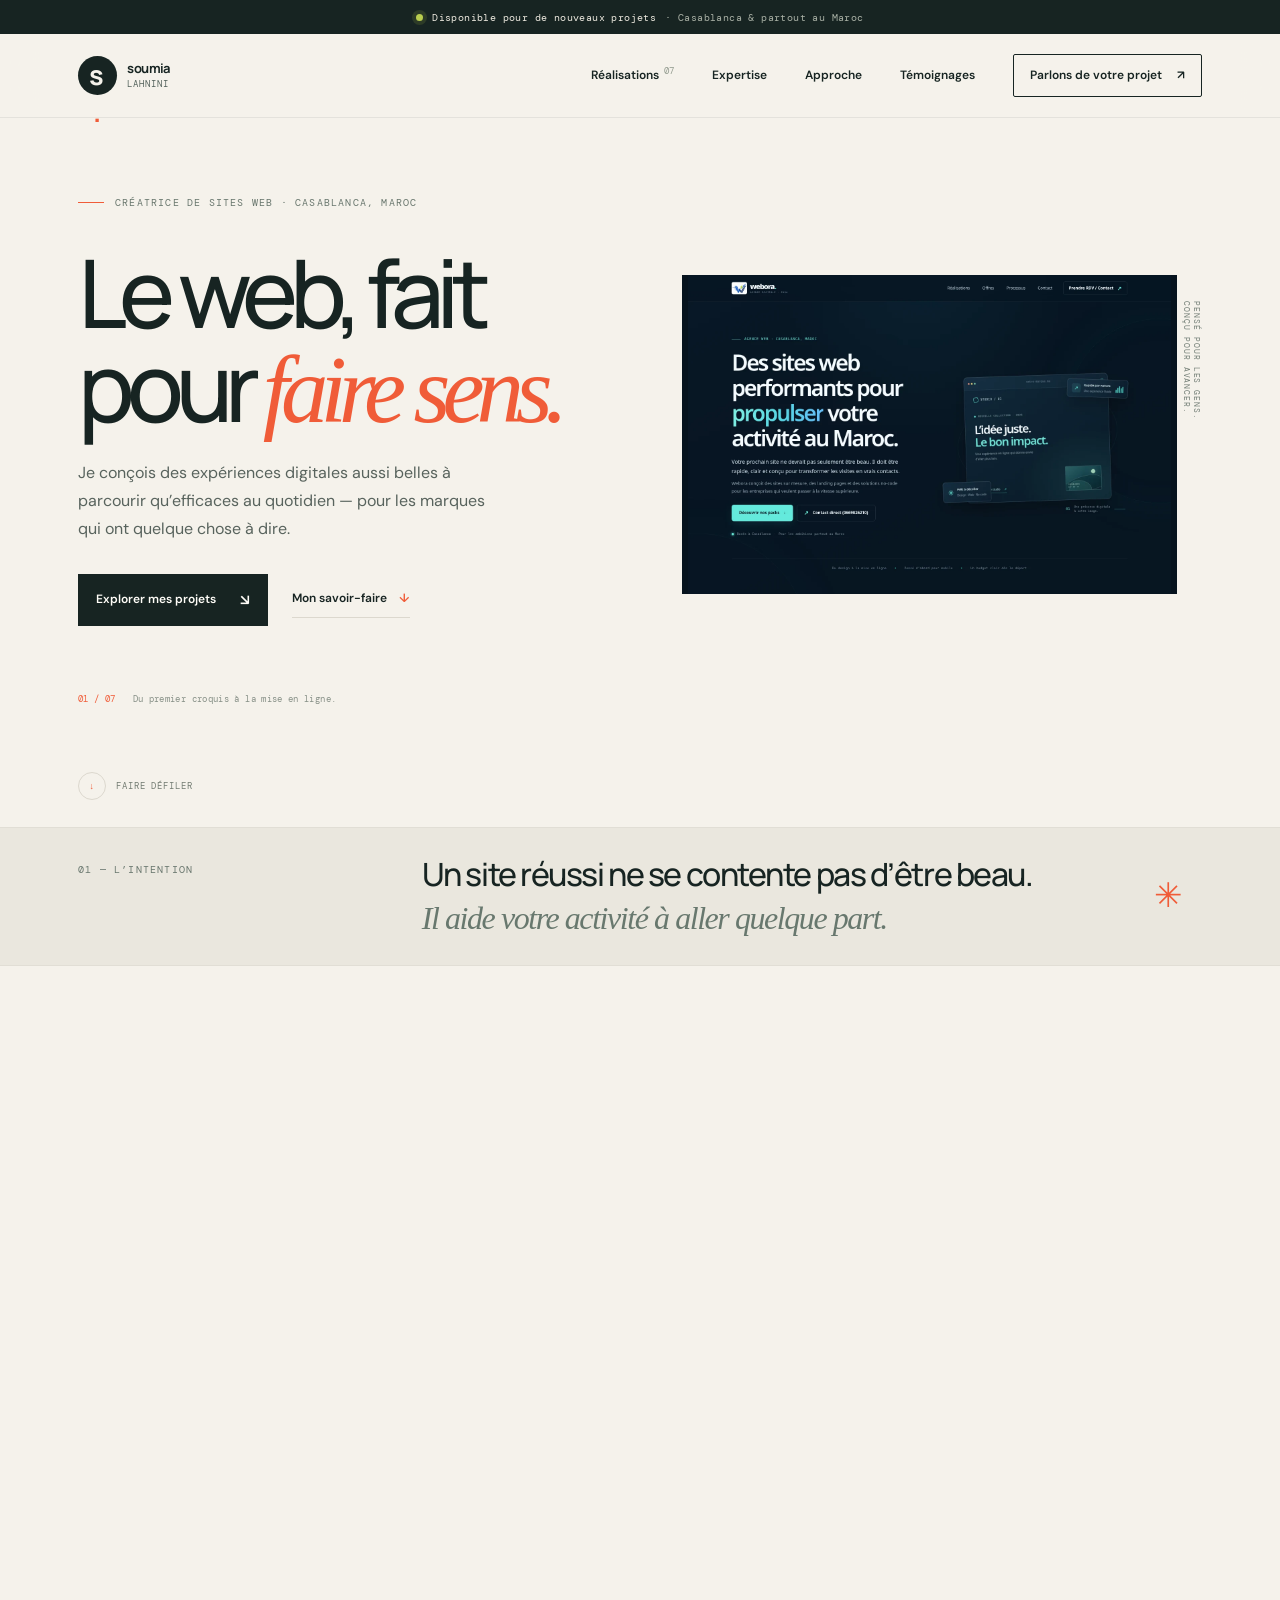
<file: index.html>
<!doctype html>
<html lang="fr">
  <head>
    <meta charset="UTF-8" />
    <meta name="viewport" content="width=device-width, initial-scale=1" />
    <meta name="theme-color" content="#f5f2eb" />
    <meta name="description" content="Soumia Lahnini crée des sites web élégants, rapides et pensés pour transformer les idées en expériences digitales utiles. Découvrez ses réalisations à Casablanca et partout au Maroc." />
    <meta property="og:title" content="Soumia Lahnini — Création web avec intention" />
    <meta property="og:description" content="Sites web performants, expériences soignées et projets digitaux conçus autour de vos objectifs." />
    <meta property="og:type" content="website" />
    <link rel="preconnect" href="https://fonts.googleapis.com" />
    <link rel="preconnect" href="https://fonts.gstatic.com" crossorigin />
    <link href="https://fonts.googleapis.com/css2?family=DM+Mono:wght@400;500&family=DM+Sans:wght@400;500;600;700&family=Manrope:wght@400;500;600;700;800&display=swap" rel="stylesheet" />
    <link rel="icon" type="image/svg+xml" href="./favicon.svg" />
    <link rel="stylesheet" href="./styles.css" />
    <title>Soumia Lahnini — Création web avec intention</title>
  </head>
  <body>
    <div class="announcement"><span class="pulse"></span> Disponible pour de nouveaux projets <span class="announcement-location">· Casablanca & partout au Maroc</span></div>
    <header class="site-header">
      <a class="wordmark" href="#accueil" aria-label="Soumia Lahnini, accueil"><span class="wordmark-symbol">s<span>.</span></span><span class="wordmark-name">soumia<span>lahnini</span></span></a>
      <button class="menu-toggle" aria-expanded="false" aria-controls="main-nav" aria-label="Ouvrir le menu"><span></span><span></span></button>
      <nav id="main-nav" class="main-nav" aria-label="Navigation principale">
        <a href="#realisations">Réalisations <sup>07</sup></a><a href="#expertise">Expertise</a><a href="#approche">Approche</a><a href="#temoignages">Témoignages</a>
        <a class="nav-contact" href="./contact.html">Parlons de votre projet <span>↗</span></a>
      </nav>
    </header>
    <main>
      <section class="hero section-shell" id="accueil">
        <div class="hero-copy">
          <p class="eyebrow"><span class="eyebrow-line"></span> Créatrice de sites web · Casablanca, Maroc</p>
          <h1>Le web, fait<br />pour <span>faire sens.</span></h1>
          <p class="hero-lede">Je conçois des expériences digitales aussi belles à parcourir qu’efficaces au quotidien — pour les marques qui ont quelque chose à dire.</p>
          <div class="hero-actions"><a class="button button-dark" href="#realisations">Explorer mes projets <span>↘</span></a><a class="text-link" href="#expertise">Mon savoir-faire <span>↓</span></a></div>
          <div class="hero-footnote"><span class="hero-index">01 / 07</span><span>Du premier croquis à la mise en ligne.</span></div>
        </div>
        <div class="hero-art-wrap" aria-label="Composition architecturale évoquant une ouverture vers le digital">
          <div class="hero-art"><img src="./images/weboraagency.webp" alt="Capture réelle de la page d’accueil Webora Agency" width="1440" height="950" decoding="async" fetchpriority="high" /></div>
          <div class="hero-side-note">PENSÉ POUR LES GENS.<br />CONÇU POUR AVANCER.</div>
          
        </div>
        <a class="scroll-hint" href="#realisations"><span class="scroll-icon">↓</span> Faire défiler</a>
      </section>

      <section class="intro-band"><div class="section-shell intro-inner"><p class="eyebrow">01 — L’intention</p><p>Un site réussi ne se contente pas d’être beau.<br /><span>Il aide votre activité à aller quelque part.</span></p><span class="intro-spark" aria-hidden="true">✳</span></div></section>

      <section class="work-section section-shell" id="realisations">
        <div class="section-heading"><div><p class="eyebrow"><span class="eyebrow-line"></span> 02 — Sélection de projets</p><h2>Des idées devenues<br /><span>expériences.</span></h2></div><p class="section-heading-note">Des univers différents.<br />Une même attention au détail.</p></div>
        <div class="filter-row" aria-label="Filtrer les projets"><span class="filter-label">PARCOURIR</span><button class="filter-button is-active" data-filter="all" aria-pressed="true">Tout <span>07</span></button><button class="filter-button" data-filter="immobilier" aria-pressed="false">Immobilier</button><button class="filter-button" data-filter="sejour" aria-pressed="false">Séjour</button><button class="filter-button" data-filter="digital" aria-pressed="false">Services digitaux</button></div>
        <p id="project-results" class="sr-only" aria-live="polite">7 projets affichés</p>
        <div class="projects-grid">
          <article class="project-card project-wide" data-category="immobilier"><a href="https://soumialahnini95-sketch.github.io/dreamhouse/" target="_blank" rel="noopener noreferrer" aria-label="Découvrir Dream House, nouvelle fenêtre"><div class="project-art has-screenshot"><img class="project-screenshot" src="./images/dreamhouse.webp" alt="Capture réelle de la page Dream House" width="1440" height="950" decoding="async" loading="lazy" /><span class="art-index">01 / IMMOBILIER</span></div><div class="project-meta"><div><h3>Dream House</h3><p>Une fenêtre sur l’immobilier de prestige au Maroc.</p></div><span class="project-arrow">↗</span></div></a></article>
          <article class="project-card" data-category="digital"><a href="https://prospecta-9xpjv6p5.manus.space" target="_blank" rel="noopener noreferrer" aria-label="Découvrir CRM Prospecta, nouvelle fenêtre"><div class="project-art has-screenshot"><img class="project-screenshot" src="./images/crmprospecta.webp" alt="Capture réelle de l’interface de connexion CRM Prospecta" width="1440" height="950" decoding="async" loading="lazy" /><span class="art-index">02 / CRM</span></div><div class="project-meta"><div><h3>CRM Prospecta</h3><p>Un espace de prospection pour retrouver les prochaines conversations au même endroit.</p></div><span class="project-arrow">↗</span></div></a></article>
          <article class="project-card" data-category="digital"><a href="https://soumialahnini95-sketch.github.io/mohamiconnect/docs/" target="_blank" rel="noopener noreferrer" aria-label="Découvrir MohamiConnect, nouvelle fenêtre"><div class="project-art has-screenshot"><img class="project-screenshot" src="./images/mohamiconnect.webp" alt="Capture réelle de la page MohamiConnect" width="1440" height="950" decoding="async" loading="lazy" /><span class="art-index">03 / JURIDIQUE</span></div><div class="project-meta"><div><h3>MohamiConnect</h3><p>Une plateforme juridique pensée pour rapprocher avocats et justiciables.</p></div><span class="project-arrow">↗</span></div></a></article>
          <article class="project-card" data-category="sejour"><a href="https://soumialahnini95-sketch.github.io/zayna/" target="_blank" rel="noopener noreferrer" aria-label="Découvrir Maison Zayna, nouvelle fenêtre"><div class="project-art has-screenshot"><img class="project-screenshot" src="./images/zayna.webp" alt="Capture réelle de la page Maison Zayna" width="1440" height="950" decoding="async" loading="lazy" /><span class="art-index">04 / HOSPITALITÉ</span></div><div class="project-meta"><div><h3>Maison Zayna</h3><p>Des adresses choisies pour habiter le Maroc autrement.</p></div><span class="project-arrow">↗</span></div></a></article>
          <article class="project-card" data-category="immobilier"><a href="https://soumialahnini95-sketch.github.io/alakaria-/" target="_blank" rel="noopener noreferrer" aria-label="Découvrir Al Akaria Transactions, nouvelle fenêtre"><div class="project-art has-screenshot"><img class="project-screenshot" src="./images/alakaria.webp" alt="Capture réelle de la page Al Akaria Transactions" width="1440" height="950" decoding="async" loading="lazy" /><span class="art-index">05 / IMMOBILIER</span></div><div class="project-meta"><div><h3>Al Akaria</h3><p>Vente, location et estimation, ancrées dans Casablanca.</p></div><span class="project-arrow">↗</span></div></a></article>
          <article class="project-card" data-category="immobilier"><a href="https://soumialahnini95-sketch.github.io/caribi-group/" target="_blank" rel="noopener noreferrer" aria-label="Découvrir Caribi Group, nouvelle fenêtre"><div class="project-art has-screenshot"><img class="project-screenshot" src="./images/caribi-group.webp" alt="Capture réelle de la page Caribi Group" width="1440" height="950" decoding="async" loading="lazy" /><span class="art-index">06 / IMMOBILIER</span></div><div class="project-meta"><div><h3>Caribi Group</h3><p>Une vision humaine de l’immobilier à Casablanca.</p></div><span class="project-arrow">↗</span></div></a></article>
          <article class="project-card project-wide project-webora" data-category="digital"><a href="https://weboraagency.online/" target="_blank" rel="noopener noreferrer" aria-label="Découvrir Webora Agency, nouvelle fenêtre"><div class="project-art has-screenshot"><img class="project-screenshot" src="./images/weboraagency.webp" alt="Capture réelle de la page Webora Agency" width="1440" height="950" decoding="async" loading="lazy" /><span class="art-index">07 / STUDIO WEB · CASABLANCA</span></div><div class="project-meta"><div><h3>Webora Agency</h3><p>Un studio digital qui transforme les idées en présence en ligne.</p></div><span class="project-arrow">↗</span></div></a></article>
        </div>
        <p class="work-footnote"><span>↗</span> Chaque réalisation ouvre un nouvel onglet pour vous laisser explorer le projet.</p>
      </section>

      <section class="testimonials-section" id="temoignages"><div class="section-shell testimonials-layout"><div class="testimonials-copy"><p class="eyebrow"><span class="eyebrow-line"></span> Témoignages clients</p><h2>Leur expérience,<br /><span>leurs mots.</span></h2><p>Chaque projet se construit avec une vraie collaboration. Je préfère partager ici des retours authentiques, avec l’accord des personnes concernées.</p></div><article class="testimonial-card"><span class="testimonial-mark" aria-hidden="true">✳</span><p class="eyebrow">UN ESPACE POUR VOS RETOURS</p><h3>Bientôt, des témoignages réels.</h3><p>Cette section sera complétée avec des avis clients vérifiés. Aucun témoignage de démonstration n’est présenté comme un avis authentique.</p><span class="testimonial-note">À compléter après accord des clients</span><br /><a class="testimonial-cta" href="./contact.html#contact-form">Partager votre retour <span>↗</span></a></article></div></section>

      <section class="expertise-section" id="expertise"><div class="section-shell expertise-layout"><div class="expertise-intro"><p class="eyebrow eyebrow-light"><span class="eyebrow-line"></span> 03 — Ce que je fais</p><h2>De l’idée<br />au <span>digital.</span></h2><p>Une présence en ligne claire, vivante et adaptée à la réalité de votre activité.</p><a href="#contact" class="button button-light">Imaginer la suite <span>↗</span></a></div><div class="expertise-list"><article><span class="expertise-num">01</span><div><h3>Sites vitrines & pages de marque</h3><p>Une identité digitale cohérente qui raconte votre activité et donne envie de vous choisir.</p></div><span class="expertise-plus">↗</span></article><article><span class="expertise-num">02</span><div><h3>Parcours web pensés pour l’action</h3><p>Des repères simples, une navigation fluide et des appels à l’action là où ils comptent.</p></div><span class="expertise-plus">↗</span></article><article><span class="expertise-num">03</span><div><h3>Expériences adaptées à votre secteur</h3><p>Immobilier, hospitalité, services : chaque projet a ses codes et ses visiteurs.</p></div><span class="expertise-plus">↗</span></article><article><span class="expertise-num">04</span><div><h3>Responsive & prêt à être partagé</h3><p>Une expérience conçue pour trouver sa place sur mobile, tablette et ordinateur.</p></div><span class="expertise-plus">↗</span></article></div></div><div class="expertise-marquee" aria-hidden="true"><div>DESIGN AVEC INTENTION <span>✳</span> WEB QUI AVANCE <span>✳</span> EXPÉRIENCES HUMAINES <span>✳</span> DESIGN AVEC INTENTION <span>✳</span> WEB QUI AVANCE <span>✳</span></div></div></section>

      <section class="approach-section section-shell" id="approche"><div class="section-heading"><div><p class="eyebrow"><span class="eyebrow-line"></span> 04 — Ma façon d’avancer</p><h2>Simple, clair.<br /><span>Ensemble.</span></h2></div><p class="section-heading-note">Un cadre rassurant.<br />Un résultat qui vous ressemble.</p></div><div class="approach-grid"><article><span class="approach-step">ÉTAPE 01</span><div class="approach-icon">⌕</div><h3>On écoute</h3><p>Vos objectifs, vos contraintes et ce que vous voulez vraiment changer.</p></article><article><span class="approach-step">ÉTAPE 02</span><div class="approach-icon">↗</div><h3>On imagine</h3><p>Une direction visuelle et un parcours qui répondent au bon besoin.</p></article><article><span class="approach-step">ÉTAPE 03</span><div class="approach-icon">✳</div><h3>On construit</h3><p>Une expérience soignée, pensée pour vos visiteurs et vos usages.</p></article><article><span class="approach-step">ÉTAPE 04</span><div class="approach-icon">→</div><h3>On lance</h3><p>Votre site prend vie et vous pouvez le partager avec le monde.</p></article></div></section>

      <section class="contact-section" id="contact"><div class="section-shell contact-layout"><div><p class="eyebrow eyebrow-light"><span class="eyebrow-line"></span> 05 — À vous de jouer</p><h2>La prochaine<br />bonne idée,<br /><span>c’est la vôtre.</span></h2></div><div class="contact-aside"><p>Vous avez un projet, une envie, ou simplement une question ? Parlons-en.</p><a class="contact-link" href="https://wa.me/212669026210" target="_blank" rel="noopener noreferrer"><span>Parler de mon projet sur WhatsApp</span><b>↗</b></a><a class="contact-phone" href="tel:+212669026210">ou appeler le +212 6 69 02 62 10</a><a class="contact-phone" href="./contact.html">Décrire mon projet dans le formulaire ↗</a><span class="contact-location"><span class="pulse"></span> Casablanca, Maroc · Disponible à distance</span></div><span class="contact-spark" aria-hidden="true">✳</span></div></section>
    </main>
    <footer class="site-footer section-shell"><a class="wordmark footer-brand" href="#accueil"><span class="wordmark-symbol">s<span>.</span></span><span class="wordmark-name">soumia<span>lahnini</span></span></a><p>Création web avec intention.<br /><span>Casablanca, Maroc.</span></p><a class="back-top" href="#accueil">Retour en haut ↑</a><div class="footer-bottom"><span>© <span id="year"></span> Soumia Lahnini</span><span>Créé avec soin <b>✳</b></span><a href="#contact">Parlons de votre projet ↗</a></div></footer>
    <script src="./script.js" defer></script>
  </body>
</html>
</file>
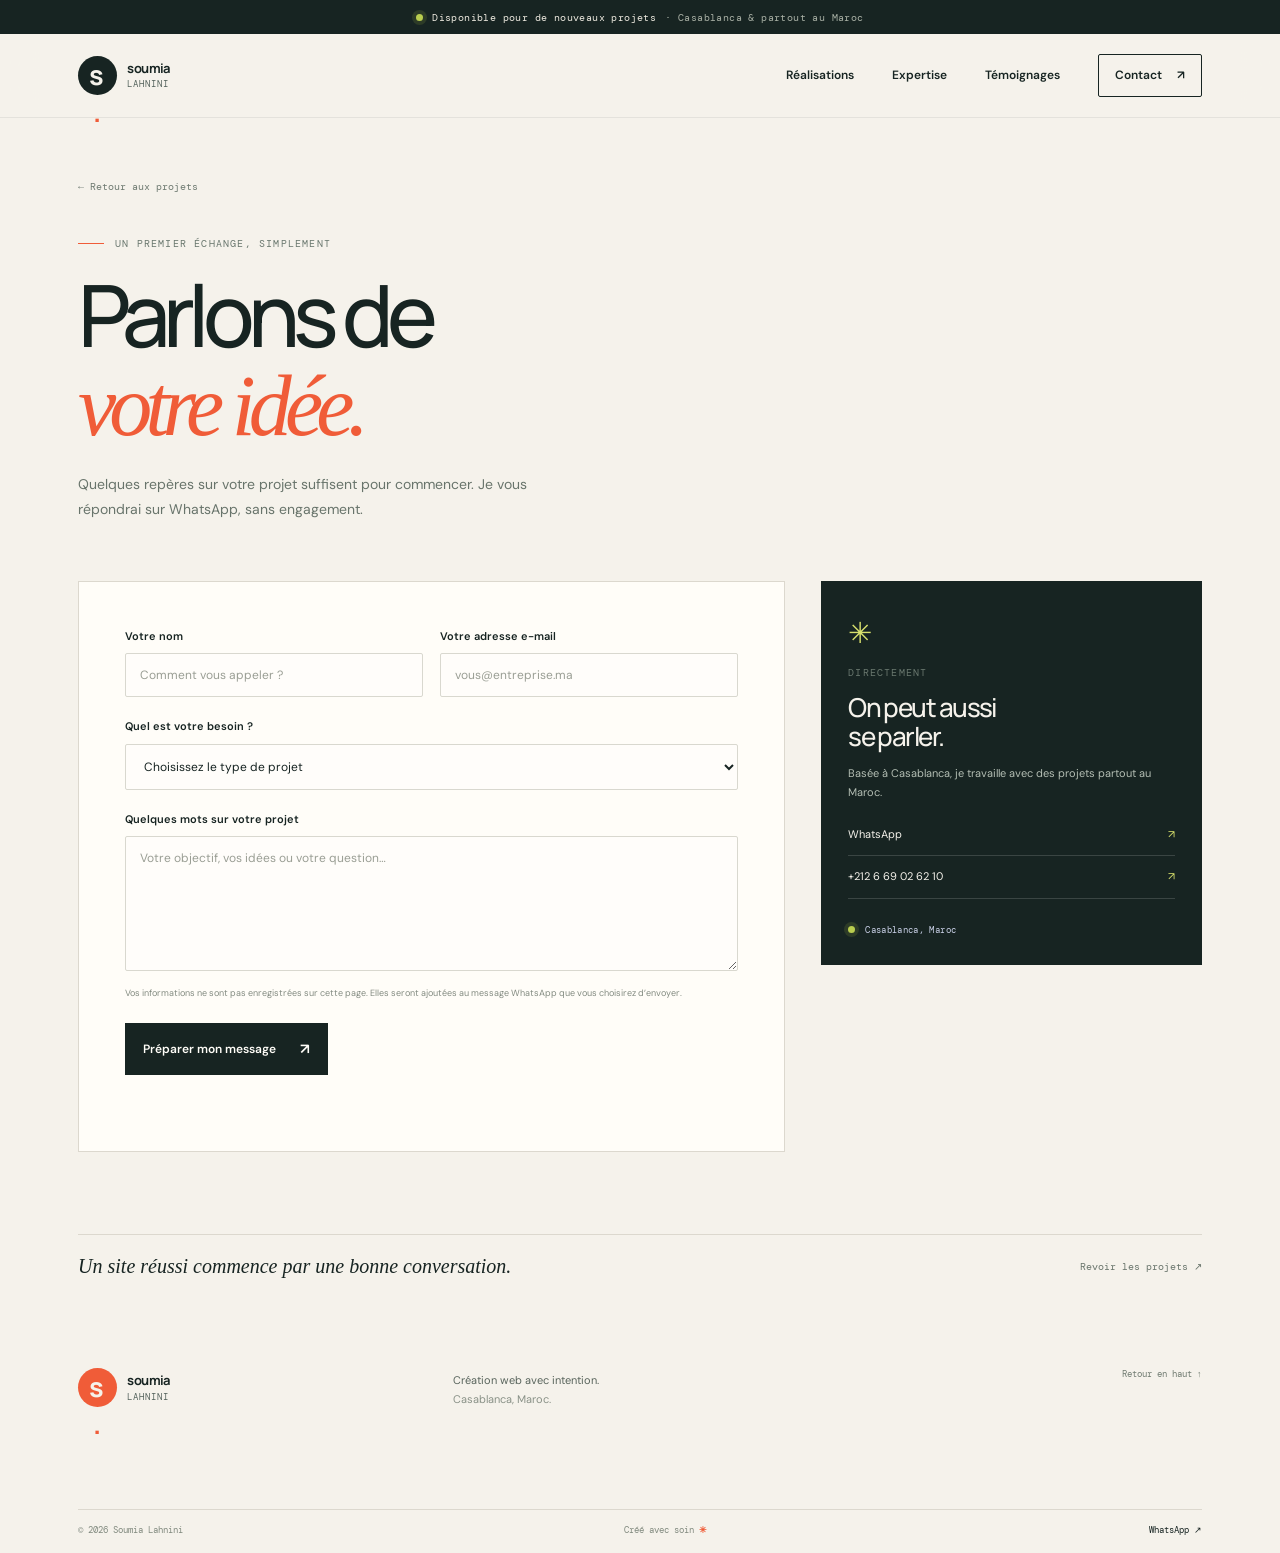
<file: contact.html>
<!doctype html>
<html lang="fr">
  <head>
    <meta charset="UTF-8" />
    <meta name="viewport" content="width=device-width, initial-scale=1" />
    <meta name="theme-color" content="#f5f2eb" />
    <meta name="description" content="Parlons de votre projet web. Contactez Soumia Lahnini à Casablanca et décrivez votre besoin via un formulaire simple et sécurisé." />
    <link rel="preconnect" href="https://fonts.googleapis.com" />
    <link rel="preconnect" href="https://fonts.gstatic.com" crossorigin />
    <link href="https://fonts.googleapis.com/css2?family=DM+Mono:wght@400;500&family=DM+Sans:wght@400;500;600;700&family=Manrope:wght@400;500;600;700;800&display=swap" rel="stylesheet" />
    <link rel="icon" type="image/svg+xml" href="./favicon.svg" />
    <link rel="stylesheet" href="./styles.css" />
    <title>Contact — Soumia Lahnini</title>
  </head>
  <body class="contact-page">
    <div class="announcement"><span class="pulse"></span> Disponible pour de nouveaux projets <span class="announcement-location">· Casablanca & partout au Maroc</span></div>
    <header class="site-header">
      <a class="wordmark" href="./index.html" aria-label="Soumia Lahnini, accueil"><span class="wordmark-symbol">s<span>.</span></span><span class="wordmark-name">soumia<span>lahnini</span></span></a>
      <button class="menu-toggle" aria-expanded="false" aria-controls="main-nav" aria-label="Ouvrir le menu"><span></span><span></span></button>
      <nav id="main-nav" class="main-nav" aria-label="Navigation principale"><a href="./index.html#realisations">Réalisations</a><a href="./index.html#expertise">Expertise</a><a href="./index.html#temoignages">Témoignages</a><a class="nav-contact" href="./index.html" aria-current="page">Contact <span>↗</span></a></nav>
    </header>
    <main>
      <section class="contact-page-hero section-shell">
        <a class="back-link" href="./index.html#realisations">← Retour aux projets</a>
        <p class="eyebrow"><span class="eyebrow-line"></span> Un premier échange, simplement</p>
        <h1>Parlons de<br /><span>votre idée.</span></h1>
        <p class="contact-page-lede">Quelques repères sur votre projet suffisent pour commencer. Je vous répondrai sur WhatsApp, sans engagement.</p>
      </section>
      <section class="contact-form-section section-shell">
        <form id="contact-form" class="contact-form" aria-labelledby="contact-form-title">
          <h2 id="contact-form-title" class="sr-only">Formulaire de contact</h2>
          <div class="form-grid">
            <div class="field-group"><label for="name">Votre nom</label><input id="name" name="name" type="text" autocomplete="name" placeholder="Comment vous appeler ?" required minlength="2" /></div>
            <div class="field-group"><label for="email">Votre adresse e-mail</label><input id="email" name="email" type="email" autocomplete="email" placeholder="vous@entreprise.ma" required /></div>
            <div class="field-group field-full"><label for="project-type">Quel est votre besoin ?</label><select id="project-type" name="projectType" required><option value="" disabled selected>Choisissez le type de projet</option><option>Création de site vitrine</option><option>Refonte de site web</option><option>Projet immobilier ou hospitalité</option><option>Plateforme ou espace métier</option><option>Je souhaite en discuter</option></select></div>
            <div class="field-group field-full"><label for="message">Quelques mots sur votre projet</label><textarea id="message" name="message" rows="5" placeholder="Votre objectif, vos idées ou votre question…" required minlength="10"></textarea><span class="field-hint">Vos informations ne sont pas enregistrées sur cette page. Elles seront ajoutées au message WhatsApp que vous choisirez d’envoyer.</span></div>
          </div>
          <button class="button button-dark form-submit" type="submit">Préparer mon message <span>↗</span></button>
          <p id="form-status" class="form-status" aria-live="polite" role="status"></p>
          <a id="whatsapp-fallback" class="whatsapp-fallback" target="_blank" rel="noopener noreferrer" hidden>Ouvrir WhatsApp ↗</a>
        </form>
        <aside class="contact-form-aside"><span class="contact-aside-mark">✳</span><p class="eyebrow">Directement</p><h2>On peut aussi<br />se parler.</h2><p>Basée à Casablanca, je travaille avec des projets partout au Maroc.</p><a href="https://wa.me/212669026210" target="_blank" rel="noopener noreferrer" class="contact-direct-link">WhatsApp <span>↗</span></a><a href="tel:+212669026210" class="contact-direct-link">+212 6 69 02 62 10 <span>↗</span></a><span class="contact-location"><span class="pulse"></span> Casablanca, Maroc</span></aside>
      </section>
      <section class="contact-page-note section-shell"><p>Un site réussi commence par une bonne conversation.</p><a href="./index.html#realisations">Revoir les projets ↗</a></section>
    </main>
    <footer class="site-footer section-shell"><a class="wordmark footer-brand" href="./index.html"><span class="wordmark-symbol">s<span>.</span></span><span class="wordmark-name">soumia<span>lahnini</span></span></a><p>Création web avec intention.<br /><span>Casablanca, Maroc.</span></p><a class="back-top" href="#">Retour en haut ↑</a><div class="footer-bottom"><span>© <span id="year"></span> Soumia Lahnini</span><span>Créé avec soin <b>✳</b></span><a href="https://wa.me/212669026210" target="_blank" rel="noopener noreferrer">WhatsApp ↗</a></div></footer>
    <script src="./contact.js" defer></script>
  </body>
</html>
</file>
<file: styles.css>
:root{--paper:#f5f2eb;--ink:#172422;--ink-soft:#53615b;--line:#dcd8ce;--orange:#f05c38;--blue:#253da8;--lime:#d8e06d;--white:#fffdf8;--serif:Georgia,'Times New Roman',serif;--sans:'DM Sans',sans-serif;--display:Manrope,'DM Sans',sans-serif;--mono:'DM Mono',monospace;--max:1240px;--pad:clamp(22px,6.1vw,92px)}
*{box-sizing:border-box}html{scroll-behavior:smooth;scroll-padding-top:86px}body{margin:0;background:var(--paper);color:var(--ink);font-family:var(--sans);font-size:15px;line-height:1.6;-webkit-font-smoothing:antialiased}a{color:inherit;text-decoration:none}button{font:inherit}.section-shell{width:min(100% - var(--pad)*2,var(--max));margin-inline:auto}.announcement{height:34px;background:var(--ink);color:#eeeae0;display:flex;align-items:center;justify-content:center;gap:9px;font:10px var(--mono);letter-spacing:.04em}.announcement-location{color:#aab1a6}.pulse{display:inline-block;width:7px;height:7px;background:#b9cd4f;border-radius:50%;box-shadow:0 0 0 4px #b9cd4f22;animation:pulse 2s infinite}@keyframes pulse{50%{box-shadow:0 0 0 7px #b9cd4f00}}.site-header{height:84px;padding-inline:var(--pad);display:flex;align-items:center;justify-content:space-between;position:sticky;top:0;z-index:20;background:#f5f2ebec;backdrop-filter:blur(16px);border-bottom:1px solid #17242213}.wordmark{display:flex;align-items:center;gap:10px}.wordmark-symbol{width:39px;height:39px;background:var(--ink);color:var(--paper);border-radius:50%;display:grid;place-items:center;font:700 27px var(--display);letter-spacing:-.1em;padding-right:4px}.wordmark-symbol span{color:var(--orange)}.wordmark-name{font:700 13px var(--display);letter-spacing:-.04em;line-height:1.12}.wordmark-name span{display:block;font:9px var(--mono);letter-spacing:.11em;text-transform:uppercase;color:var(--ink-soft);margin-top:3px}.main-nav{display:flex;align-items:center;gap:38px;font-size:12px;font-weight:600}.main-nav>a:not(.nav-contact){transition:color .2s}.main-nav>a:not(.nav-contact):hover{color:var(--orange)}.main-nav sup{font:9px var(--mono);color:#929a8e;margin-left:2px}.nav-contact{padding:11px 16px;border:1px solid var(--ink);border-radius:2px;transition:background .2s,color .2s}.nav-contact:hover{background:var(--ink);color:var(--paper)}.nav-contact span{margin-left:12px}.menu-toggle{display:none}
.hero{min-height:655px;display:grid;grid-template-columns:1.05fr .95fr;align-items:center;position:relative;padding-top:38px;padding-bottom:92px}.hero-copy{position:relative;z-index:2;padding:30px 0}.eyebrow{font:10px var(--mono);letter-spacing:.12em;text-transform:uppercase;color:#69776e;display:flex;align-items:center;gap:11px}.eyebrow-line{display:inline-block;width:26px;height:1px;background:var(--orange)}.hero h1,.section-heading h2,.expertise-intro h2,.contact-section h2{font:500 clamp(59px,7.4vw,104px)/.99 var(--display);letter-spacing:-.085em;margin:36px 0 21px}.hero h1 span,.section-heading h2 span,.expertise-intro h2 span,.contact-section h2 span{font-family:var(--serif);font-weight:400;font-style:italic;letter-spacing:-.085em;color:var(--orange)}.hero-lede{max-width:425px;font-size:16px;line-height:1.75;color:#58635d}.hero-actions{display:flex;align-items:center;gap:24px;margin-top:31px}.button{display:inline-flex;align-items:center;gap:24px;padding:14px 18px;font-size:12px;font-weight:600;transition:transform .2s,background .2s}.button:hover{transform:translateY(-2px)}.button-dark{background:var(--ink);color:var(--white)}.button-dark:hover{background:var(--orange)}.button span{font-size:15px}.text-link{font-size:12px;font-weight:600;border-bottom:1px solid var(--line);padding:8px 0}.text-link span{margin-left:9px;color:var(--orange)}.hero-footnote{display:flex;gap:17px;margin-top:67px;color:#879087;font:9px var(--mono);letter-spacing:.04em}.hero-index{color:var(--orange)}.hero-art-wrap{position:relative;height:360px;align-self:center;margin-left:-11px}.hero-art{position:absolute;inset:10px 25px 31px 25px;background:#06131d;overflow:hidden}.hero-art img{width:100%;height:100%;object-fit:contain;display:block;mix-blend-mode:normal}.art-stamp{position:absolute;top:21px;left:22px;color:#fff;background:var(--ink);border-radius:50%;width:57px;height:57px;display:flex;justify-content:center;align-items:center;flex-direction:column;font:16px var(--display);line-height:.9}.art-stamp small{font:6px var(--mono);letter-spacing:.08em;margin-top:5px}.art-caption{position:absolute;bottom:16px;left:18px;right:18px;color:var(--white);font:8px var(--mono);letter-spacing:.13em;display:flex;justify-content:space-between;text-shadow:0 1px 10px #0007}.art-caption span{color:var(--lime);font-size:14px}.hero-side-note{position:absolute;right:0;top:36px;writing-mode:vertical-rl;font:8px var(--mono);letter-spacing:.12em;color:#758078}.hero-seal{position:absolute;bottom:3px;left:-4px;width:95px;height:95px;background:var(--orange);border-radius:50%;color:#fff;display:grid;place-items:center;text-align:center;font:7px var(--mono);letter-spacing:.1em;transform:rotate(-14deg);animation:rotateSeal 30s linear infinite}.hero-seal b{font:28px var(--serif);font-weight:400;margin-top:-21px}@keyframes rotateSeal{to{transform:rotate(346deg)}}.scroll-hint{position:absolute;bottom:27px;left:0;display:flex;align-items:center;gap:10px;font:9px var(--mono);letter-spacing:.1em;text-transform:uppercase;color:#737c72}.scroll-icon{border:1px solid var(--line);border-radius:50%;width:28px;height:28px;display:grid;place-items:center;color:var(--orange)}
.intro-band{background:#eae7de;border-block:1px solid #1724220b}.intro-inner{min-height:137px;display:grid;grid-template-columns:1fr 2.2fr auto;align-items:center;gap:20px}.intro-inner .eyebrow{align-self:start;margin-top:35px}.intro-inner>p:nth-child(2){font:500 clamp(20px,2.6vw,32px)/1.35 var(--display);letter-spacing:-.045em;margin:0}.intro-inner>p:nth-child(2) span{font:italic 400 1em var(--serif);color:#68786e}.intro-spark{font-size:34px;color:var(--orange);margin-right:20px}
.work-section{padding-top:117px;padding-bottom:103px}.section-heading{display:flex;justify-content:space-between;align-items:end;margin-bottom:39px}.section-heading .eyebrow{margin-bottom:24px}.section-heading h2{font-size:clamp(48px,6vw,74px);margin:0}.section-heading h2 span{color:var(--orange)}.section-heading-note{margin:0 4px 9px 0;font-size:12px;line-height:1.7;color:#748078}.filter-row{display:flex;align-items:center;gap:8px;padding:15px 0 19px;border-top:1px solid var(--line);margin-bottom:18px}.filter-label{font:9px var(--mono);letter-spacing:.1em;color:#8b9489;margin-right:13px}.filter-button{border:1px solid transparent;background:transparent;color:#667169;padding:8px 11px;font:10px var(--mono);cursor:pointer;transition:all .2s}.filter-button:hover,.filter-button.is-active{border-color:#babdb1;color:var(--ink);background:#ebe9df}.filter-button span{color:var(--orange);margin-left:5px}.projects-grid{display:grid;grid-template-columns:1fr 1fr;column-gap:28px;row-gap:43px}.project-card{min-width:0;transition:opacity .25s,transform .25s}.project-card.is-hidden{display:none}.project-card>a{display:block}.project-art{position:relative;height:270px;overflow:hidden;transition:transform .4s cubic-bezier(.2,.7,.2,1)}.project-card:hover .project-art{transform:translateY(-4px)}.project-wide .project-art{height:345px}.art-index{position:absolute;z-index:4;top:16px;left:17px;font:8px var(--mono);letter-spacing:.12em}.project-meta{display:flex;justify-content:space-between;align-items:flex-start;padding:16px 2px 0}.project-meta h3{font:600 21px var(--display);letter-spacing:-.055em;margin:0 0 4px}.project-meta p{font-size:11px;color:#758078;margin:0;max-width:390px}.project-arrow{width:34px;height:34px;border:1px solid var(--line);border-radius:50%;display:grid;place-items:center;font-size:14px;transition:color .2s,border .2s,background .2s}.project-card:hover .project-arrow{background:var(--orange);border-color:var(--orange);color:#fff}.work-footnote{border-top:1px solid var(--line);margin-top:57px;padding-top:17px;color:#7b857b;font-size:10px}.work-footnote span{color:var(--orange);margin-right:7px}

.project-art.has-screenshot{background:#e6e2d8;overflow:hidden}.project-art.has-screenshot .project-screenshot{display:block!important;position:absolute;inset:0;width:100%;height:100%;object-fit:cover;object-position:center top}.project-art.has-screenshot>.art-index{top:11px;left:11px;padding:6px 8px;background:#fffdf8eF;color:#172422;font:8px var(--mono);letter-spacing:.1em;backdrop-filter:blur(8px)}
.expertise-section{background:var(--ink);color:var(--paper);padding-top:105px;overflow:hidden}.expertise-layout{display:grid;grid-template-columns:.87fr 1.13fr;gap:90px;padding-bottom:72px}.eyebrow-light{color:#adb8ad}.expertise-intro h2{font-size:clamp(62px,7vw,90px);margin:28px 0 18px}.expertise-intro h2 span{color:#d7df76}.expertise-intro>p:not(.eyebrow){font-size:13px;max-width:290px;color:#aab5aa;line-height:1.8}.button-light{background:var(--paper);color:var(--ink);margin-top:17px}.button-light:hover{background:#d7df76}.expertise-list{padding-top:5px}.expertise-list article{display:grid;grid-template-columns:36px 1fr 25px;gap:15px;align-items:start;padding:21px 0;border-bottom:1px solid #ffffff22}.expertise-num{font:9px var(--mono);color:#d7df76;padding-top:4px}.expertise-list h3{font:500 18px var(--display);letter-spacing:-.035em;margin:0 0 5px}.expertise-list p{max-width:425px;margin:0;color:#aab5aa;font-size:11px;line-height:1.75}.expertise-plus{color:#d7df76;font-size:15px}.expertise-marquee{white-space:nowrap;overflow:hidden;border-top:1px solid #ffffff22;padding:17px 0 20px;color:#78847a;font:9px var(--mono);letter-spacing:.16em}.expertise-marquee div{word-spacing:6px;animation:marquee 34s linear infinite}.expertise-marquee span{color:#d7df76;margin:0 20px}@keyframes marquee{to{transform:translateX(-35%)}}
.approach-section{padding-top:109px;padding-bottom:110px}.approach-grid{display:grid;grid-template-columns:repeat(4,1fr);border-top:1px solid var(--line);margin-top:27px}.approach-grid article{position:relative;min-height:216px;padding:20px 23px 5px 0;border-right:1px solid var(--line)}.approach-grid article+article{padding-left:23px}.approach-grid article:last-child{border-right:0}.approach-step{font:8px var(--mono);letter-spacing:.12em;color:#838c80}.approach-icon{font:28px var(--serif);color:var(--orange);margin:22px 0 8px}.approach-grid h3{font:600 17px var(--display);letter-spacing:-.035em;margin:0 0 7px}.approach-grid p{max-width:205px;font-size:11px;line-height:1.75;color:#727d74;margin:0}
.contact-section{background:var(--blue);color:#fffdf8;position:relative;overflow:hidden}.contact-layout{min-height:425px;display:grid;grid-template-columns:1.05fr .95fr;align-items:center;position:relative;padding-top:65px;padding-bottom:66px}.contact-section h2{font-size:clamp(57px,7vw,89px);margin:26px 0 0}.contact-section h2 span{color:#d7df76}.contact-aside{padding:39px 0 0 25px;max-width:390px}.contact-aside>p{color:#d3d9ed;font-size:14px;line-height:1.75;max-width:330px;margin:0 0 24px}.contact-link{display:flex;align-items:center;justify-content:space-between;gap:24px;padding:18px 18px;border:1px solid #ffffff76;font-size:12px;transition:background .2s,color .2s}.contact-link:hover{background:#fffdf8;color:var(--blue)}.contact-link b{font-size:18px;font-weight:400}.contact-phone{display:block;margin-top:12px;font:9px var(--mono);color:#cbd2ed}.contact-location{display:flex;align-items:center;gap:10px;margin-top:43px;font:9px var(--mono);letter-spacing:.04em;color:#cad1e8}.contact-spark{position:absolute;right:-39px;top:-73px;font-size:195px;color:#ffffff0d}.site-footer{min-height:220px;padding-top:35px;padding-bottom:17px;display:grid;grid-template-columns:1fr 1fr 1fr;align-items:start}.footer-brand .wordmark-symbol{background:var(--orange)}.site-footer>p{font-size:11px;line-height:1.7;margin:3px 0;color:#58645c}.site-footer>p span{color:#899187}.back-top{text-align:right;font:9px var(--mono);color:#707b71}.footer-bottom{grid-column:1/-1;border-top:1px solid var(--line);align-self:end;display:flex;justify-content:space-between;padding-top:14px;color:#818a7f;font:9px var(--mono)}.footer-bottom b{color:var(--orange)}.footer-bottom a{color:var(--ink)}
@media(min-width:1400px){.hero{min-height:720px}.hero-art-wrap{height:385px}.project-art{height:305px}.project-wide .project-art{height:375px}}
@media(max-width:900px){:root{--pad:clamp(24px,5vw,50px)}.main-nav{gap:22px}.hero{min-height:585px;grid-template-columns:1fr .85fr}.hero h1{font-size:clamp(56px,8vw,76px)}.hero-art-wrap{height:315px}.hero-art{inset:15px 13px 20px 8px}.hero-seal{width:76px;height:76px;font-size:6px}.hero-seal b{font-size:23px}.expertise-layout{gap:46px}.project-art{height:240px}.project-wide .project-art{height:295px}.webora-word{font-size:75px}}
@media(max-width:680px){:root{--pad:23px}.announcement{font-size:8px;gap:7px}.announcement-location{display:none}.site-header{height:69px}.wordmark-symbol{width:35px;height:35px;font-size:25px}.menu-toggle{display:flex;width:40px;height:40px;border:1px solid var(--line);background:transparent;align-items:center;justify-content:center;flex-direction:column;gap:5px}.menu-toggle span{height:1px;width:15px;background:var(--ink);transition:transform .2s}.menu-toggle[aria-expanded=true] span:first-child{transform:translateY(3px) rotate(45deg)}.menu-toggle[aria-expanded=true] span:last-child{transform:translateY(-3px) rotate(-45deg)}.main-nav{display:none;position:absolute;top:69px;left:0;right:0;flex-direction:column;align-items:stretch;gap:0;padding:12px var(--pad) 22px;background:var(--paper);border-bottom:1px solid var(--line)}.main-nav.is-open{display:flex}.main-nav>a{padding:14px 0;border-bottom:1px solid var(--line)}.main-nav .nav-contact{margin-top:15px;text-align:center;border:1px solid var(--ink)}.hero{display:flex;flex-direction:column;align-items:stretch;padding-top:49px;padding-bottom:65px;min-height:0}.hero-copy{padding:0}.hero h1{font-size:clamp(59px,14vw,82px);margin:28px 0 17px}.hero-lede{font-size:14px;max-width:380px}.hero-actions{gap:17px;margin-top:24px}.button{padding:13px 14px;gap:14px;font-size:11px}.text-link{font-size:11px}.hero-footnote{margin-top:27px}.hero-art-wrap{height:min(67vw,300px);margin:38px 3px 7px 0}.hero-art{inset:0 13px 18px 4px}.hero-seal{left:-10px;bottom:-3px}.hero-side-note{top:13px}.scroll-hint{bottom:10px}.intro-inner{min-height:152px;grid-template-columns:1fr auto;gap:0}.intro-inner .eyebrow{grid-column:1/-1;align-self:end;margin:20px 0 7px}.intro-inner>p:nth-child(2){font-size:21px;padding-bottom:20px}.intro-spark{font-size:27px;margin-right:4px;margin-top:8px}.work-section{padding-top:76px;padding-bottom:74px}.section-heading{align-items:start;flex-direction:column;gap:15px;margin-bottom:28px}.section-heading .eyebrow{margin-bottom:18px}.section-heading h2{font-size:54px}.section-heading-note br{display:none}.filter-row{overflow:auto;gap:5px;padding:13px 0 14px;margin-right:calc(-1 * var(--pad));padding-right:var(--pad);scrollbar-width:none}.filter-row::-webkit-scrollbar{display:none}.filter-label{display:none}.filter-button{white-space:nowrap;padding:8px 10px;font-size:9px}.projects-grid{grid-template-columns:1fr;row-gap:30px}.project-art,.project-wide .project-art{height:clamp(235px,67vw,350px)}.project-meta{padding-top:13px}.project-meta h3{font-size:19px}.project-meta p{font-size:10px;max-width:300px}.project-arrow{width:31px;height:31px;flex:none}.work-footnote{margin-top:38px;line-height:1.7}.art-window{inset:22px 33px 14px}.webora-word{font-size:clamp(61px,16vw,89px)}.expertise-section{padding-top:72px}.expertise-layout{grid-template-columns:1fr;gap:35px;padding-bottom:48px}.expertise-intro h2{font-size:67px;margin:23px 0 12px}.expertise-intro>p:not(.eyebrow){max-width:330px}.expertise-list h3{font-size:16px}.expertise-list article{gap:10px;padding:18px 0}.expertise-list p{font-size:10px}.expertise-marquee{padding-block:14px}.approach-section{padding-top:75px;padding-bottom:72px}.approach-grid{grid-template-columns:1fr 1fr;margin-top:21px}.approach-grid article{min-height:183px;padding:16px 13px 18px 0;border-bottom:1px solid var(--line)}.approach-grid article+article{padding-left:14px}.approach-grid article:nth-child(2){border-right:0}.approach-grid article:nth-child(3),.approach-grid article:nth-child(4){border-bottom:0;padding-top:20px}.approach-icon{margin:14px 0 5px}.approach-grid h3{font-size:15px}.approach-grid p{font-size:10px}.contact-layout{min-height:0;grid-template-columns:1fr;padding-top:72px;padding-bottom:58px}.contact-section h2{font-size:clamp(58px,14vw,78px);margin-top:23px}.contact-aside{padding:28px 0 0;max-width:100%}.contact-aside>p{font-size:13px}.contact-location{margin-top:33px}.contact-spark{font-size:125px;right:-27px;top:-46px}.site-footer{grid-template-columns:1fr auto;row-gap:22px;padding-top:29px;min-height:0}.site-footer>p{grid-column:1/-1;grid-row:2}.back-top{grid-column:2;grid-row:1;padding-top:11px}.footer-bottom{grid-column:1/-1;flex-wrap:wrap;gap:10px;font-size:8px;padding-top:12px}}
@media(prefers-reduced-motion:reduce){*,*::before,*::after{scroll-behavior:auto!important;animation-duration:.01ms!important;animation-iteration-count:1!important;transition-duration:.01ms!important}}

/* Témoignages authentiques uniquement : la section reste éditable sans inventer de citations. */
.testimonials-section{padding-block:84px;background:#eae7de}.testimonials-layout{display:grid;grid-template-columns:.95fr 1.05fr;gap:42px;align-items:center}.testimonials-copy h2{font:500 clamp(42px,5.6vw,68px)/1 var(--display);letter-spacing:-.075em;margin:18px 0}.testimonials-copy h2 span{font:italic 400 1em var(--serif);color:var(--orange)}.testimonials-copy>p:not(.eyebrow){max-width:390px;font-size:12px;line-height:1.8;color:#667169}.testimonial-card{background:var(--white);border:1px solid var(--line);padding:clamp(24px,4.3vw,47px);position:relative}.testimonial-mark{font:48px/.7 var(--serif);color:var(--orange)}.testimonial-card h3{font:500 22px/1.3 var(--display);letter-spacing:-.05em;margin:20px 0 9px}.testimonial-card p{font-size:12px;line-height:1.8;color:#737d73;max-width:390px}.testimonial-note{display:inline-block;margin-top:11px;color:#7c877d;font:8px var(--mono);letter-spacing:.08em;text-transform:uppercase}.testimonial-cta{display:inline-flex;margin-top:20px;border-bottom:1px solid #b7b9a9;padding-bottom:4px;font-size:11px;font-weight:600}.testimonial-cta span{color:var(--orange);margin-left:8px}
/* Formulaire autonome, sans stockage local ni backend : ouverture explicite de WhatsApp à la validation. */
.contact-page-hero{padding-top:55px;padding-bottom:22px}.back-link{display:inline-block;margin-bottom:34px;color:#6e7a71;font:10px var(--mono)}.back-link:hover{color:var(--orange)}.contact-page-hero h1{font:500 clamp(54px,8vw,86px)/.98 var(--display);letter-spacing:-.08em;margin:22px 0 16px}.contact-page-hero h1 span{font:italic 400 1em var(--serif);color:var(--orange)}.contact-page-lede{max-width:490px;color:#68746b;font-size:14px;line-height:1.8}.contact-form-section{display:grid;grid-template-columns:minmax(0,1.3fr) minmax(250px,.7fr);gap:36px;align-items:start;padding-top:22px;padding-bottom:82px}.contact-form{background:var(--white);border:1px solid var(--line);padding:clamp(22px,4vw,46px)}.form-grid{display:grid;grid-template-columns:1fr 1fr;gap:21px 17px}.field-full{grid-column:1/-1}.field-group label{display:block;margin-bottom:8px;font-size:11px;font-weight:600}.field-group input,.field-group select,.field-group textarea{width:100%;border:1px solid #d9d8cf;border-radius:2px;background:#fffdfa;color:var(--ink);padding:13px 14px;font:12px var(--sans);outline:none;transition:border-color .2s,box-shadow .2s}.field-group input:focus,.field-group select:focus,.field-group textarea:focus{border-color:var(--blue);box-shadow:0 0 0 3px #253da815}.field-group textarea{min-height:135px;resize:vertical}.field-group input::placeholder,.field-group textarea::placeholder{color:#9a9e94}.field-hint{display:block;margin-top:8px;color:#838b81;font-size:9px;line-height:1.65}.form-submit{border:0;cursor:pointer;margin-top:22px}.form-status{min-height:18px;margin:12px 0 0;color:#596b4f;font-size:11px;line-height:1.6}.whatsapp-fallback{display:inline-block;color:var(--blue);font-size:11px;font-weight:600;text-decoration:underline}.whatsapp-fallback[hidden]{display:none}.contact-form-aside{background:var(--ink);color:var(--paper);padding:29px 27px;position:relative;overflow:hidden}.contact-aside-mark{color:var(--lime);font-size:29px}.contact-form-aside h2{font:500 26px/1.1 var(--display);letter-spacing:-.06em;margin:14px 0}.contact-form-aside>p:not(.eyebrow){color:#b4beb4;font-size:11px;line-height:1.75}.contact-direct-link{display:flex;justify-content:space-between;padding:12px 0;border-bottom:1px solid #ffffff26;font-size:11px}.contact-direct-link span{color:var(--lime)}.contact-form-aside .contact-location{margin-top:25px}.contact-page-note{display:flex;justify-content:space-between;align-items:center;border-top:1px solid var(--line);padding-block:20px;margin-bottom:35px}.contact-page-note p{font:italic 400 20px var(--serif);margin:0}.contact-page-note a{font:10px var(--mono);color:#69756c}
/* Animations GPU légères, activées seulement après prise en charge par IntersectionObserver. */
.motion-ready .project-card,.motion-ready .approach-grid article,.motion-ready .expertise-list article,.motion-ready .testimonial-card{opacity:0;transform:translateY(12px);transition:opacity .38s ease,transform .38s cubic-bezier(.2,.7,.2,1)}.motion-ready .is-visible{opacity:1;transform:translateY(0)}
@supports (content-visibility:auto){.work-section,.testimonials-section,.expertise-section,.approach-section{content-visibility:auto;contain-intrinsic-size:auto 900px}}
@media(max-width:680px){.testimonials-section{padding-block:61px}.testimonials-layout{grid-template-columns:1fr;gap:21px}.testimonials-copy h2{font-size:47px}.testimonial-card{padding:23px}.testimonial-card h3{font-size:19px}.contact-page-hero{padding-top:34px}.back-link{margin-bottom:25px}.contact-page-hero h1{font-size:61px}.contact-page-lede{font-size:12px}.contact-form-section{grid-template-columns:1fr;gap:18px;padding-bottom:57px}.contact-form{padding:20px}.form-grid{grid-template-columns:1fr;gap:17px}.field-full{grid-column:auto}.contact-form-aside{padding:23px}.contact-page-note{align-items:flex-start;gap:12px;flex-direction:column}.expertise-marquee div{animation:none;transform:none}.motion-ready .project-card,.motion-ready .approach-grid article,.motion-ready .expertise-list article,.motion-ready .testimonial-card{transition-duration:.28s}}
@media(prefers-reduced-motion:reduce){.motion-ready .project-card,.motion-ready .approach-grid article,.motion-ready .expertise-list article,.motion-ready .testimonial-card{opacity:1;transform:none;transition:none}.expertise-marquee div{animation:none}}

.sr-only{position:absolute!important;width:1px;height:1px;padding:0;margin:-1px;overflow:hidden;clip:rect(0,0,0,0);white-space:nowrap;border:0}
</file>
